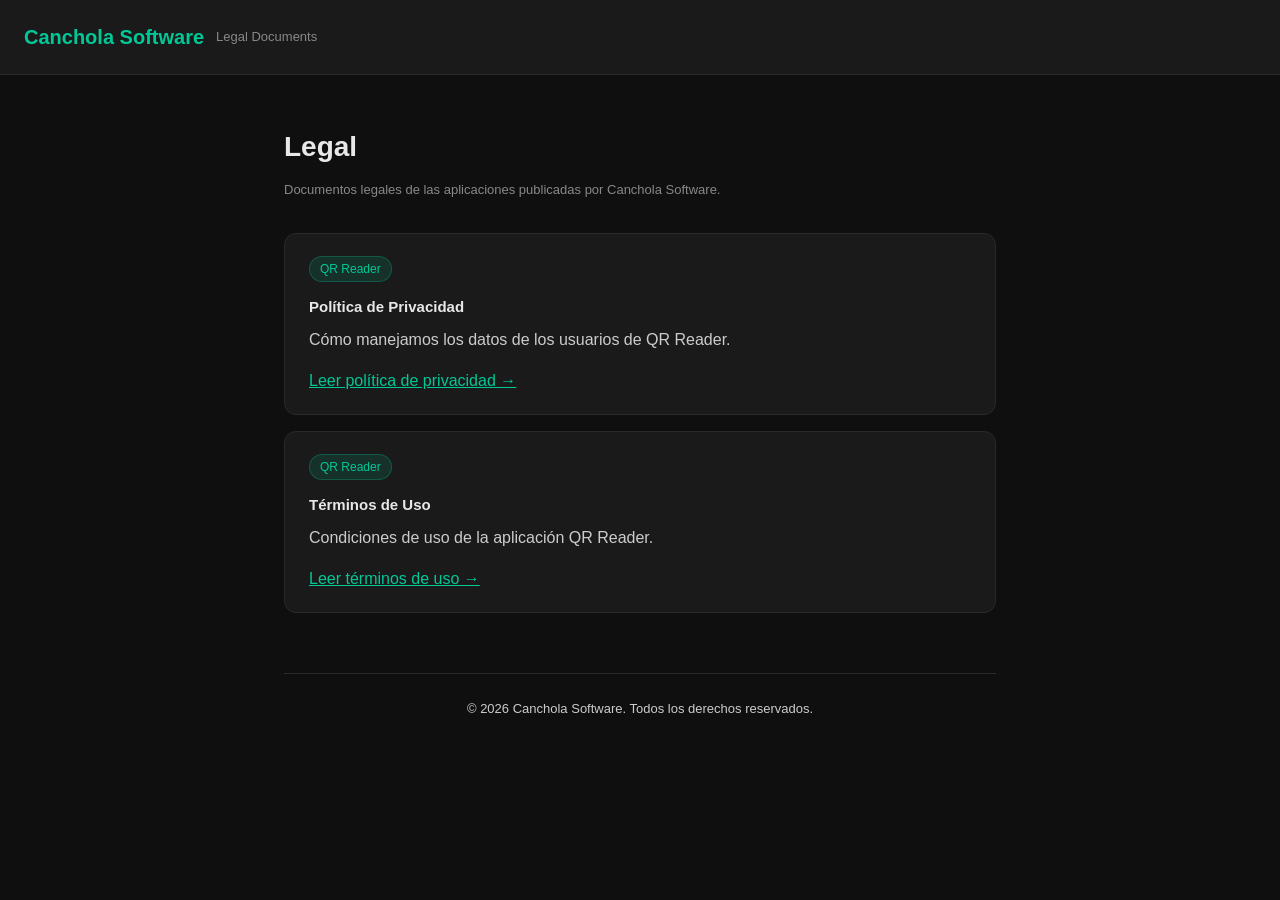
<file: index.html>
<!DOCTYPE html>
<html lang="es">
<head>
  <meta charset="UTF-8" />
  <meta name="viewport" content="width=device-width, initial-scale=1.0" />
  <title>Canchola Software — Legal</title>
  <link rel="stylesheet" href="style.css" />
</head>
<body>
  <header>
    <span class="logo">Canchola Software</span>
    <span class="tagline">Legal Documents</span>
  </header>

  <main>
    <h1>Legal</h1>
    <p class="meta">Documentos legales de las aplicaciones publicadas por Canchola Software.</p>

    <div class="card">
      <span class="badge">QR Reader</span>
      <h3>Política de Privacidad</h3>
      <p>Cómo manejamos los datos de los usuarios de QR Reader.</p>
      <a href="privacy.html">Leer política de privacidad →</a>
    </div>

    <div class="card">
      <span class="badge">QR Reader</span>
      <h3>Términos de Uso</h3>
      <p>Condiciones de uso de la aplicación QR Reader.</p>
      <a href="terms.html">Leer términos de uso →</a>
    </div>

    <footer>
      <p>© 2026 Canchola Software. Todos los derechos reservados.</p>
    </footer>
  </main>
</body>
</html>
</file>
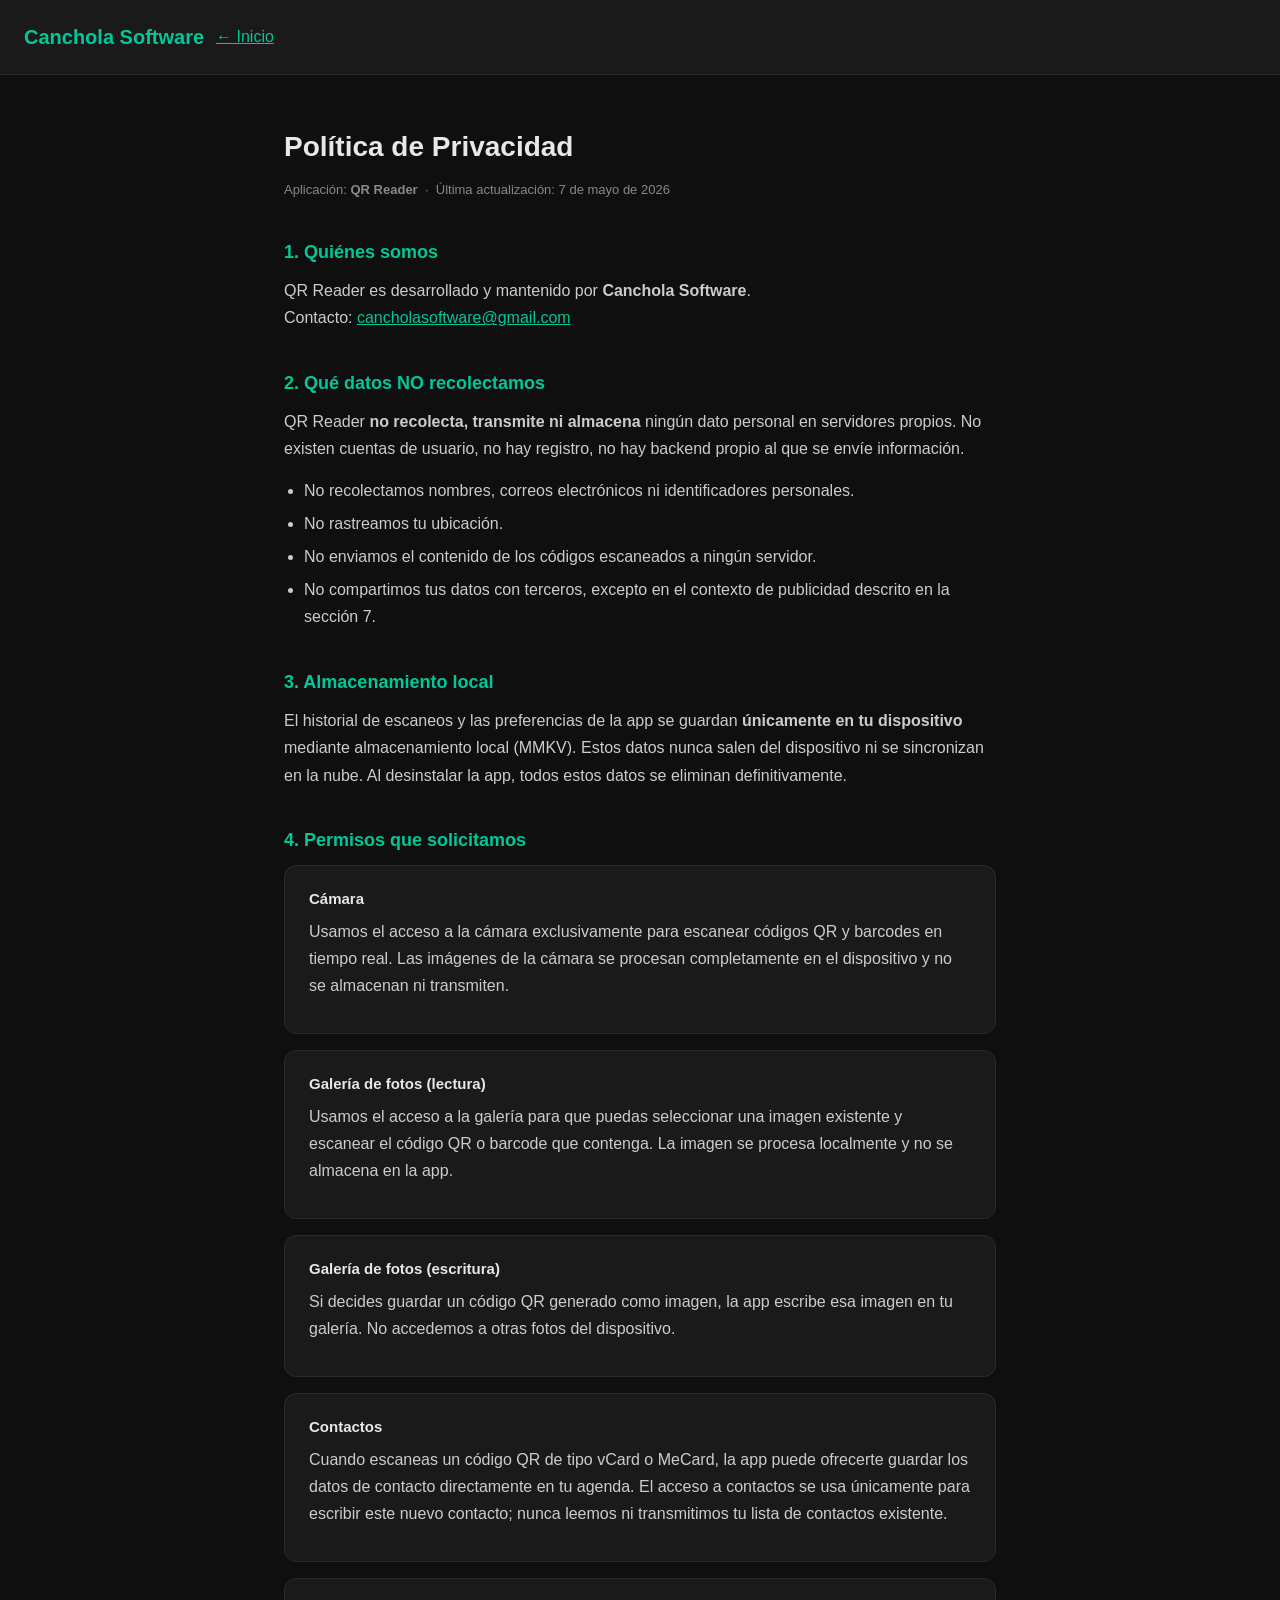
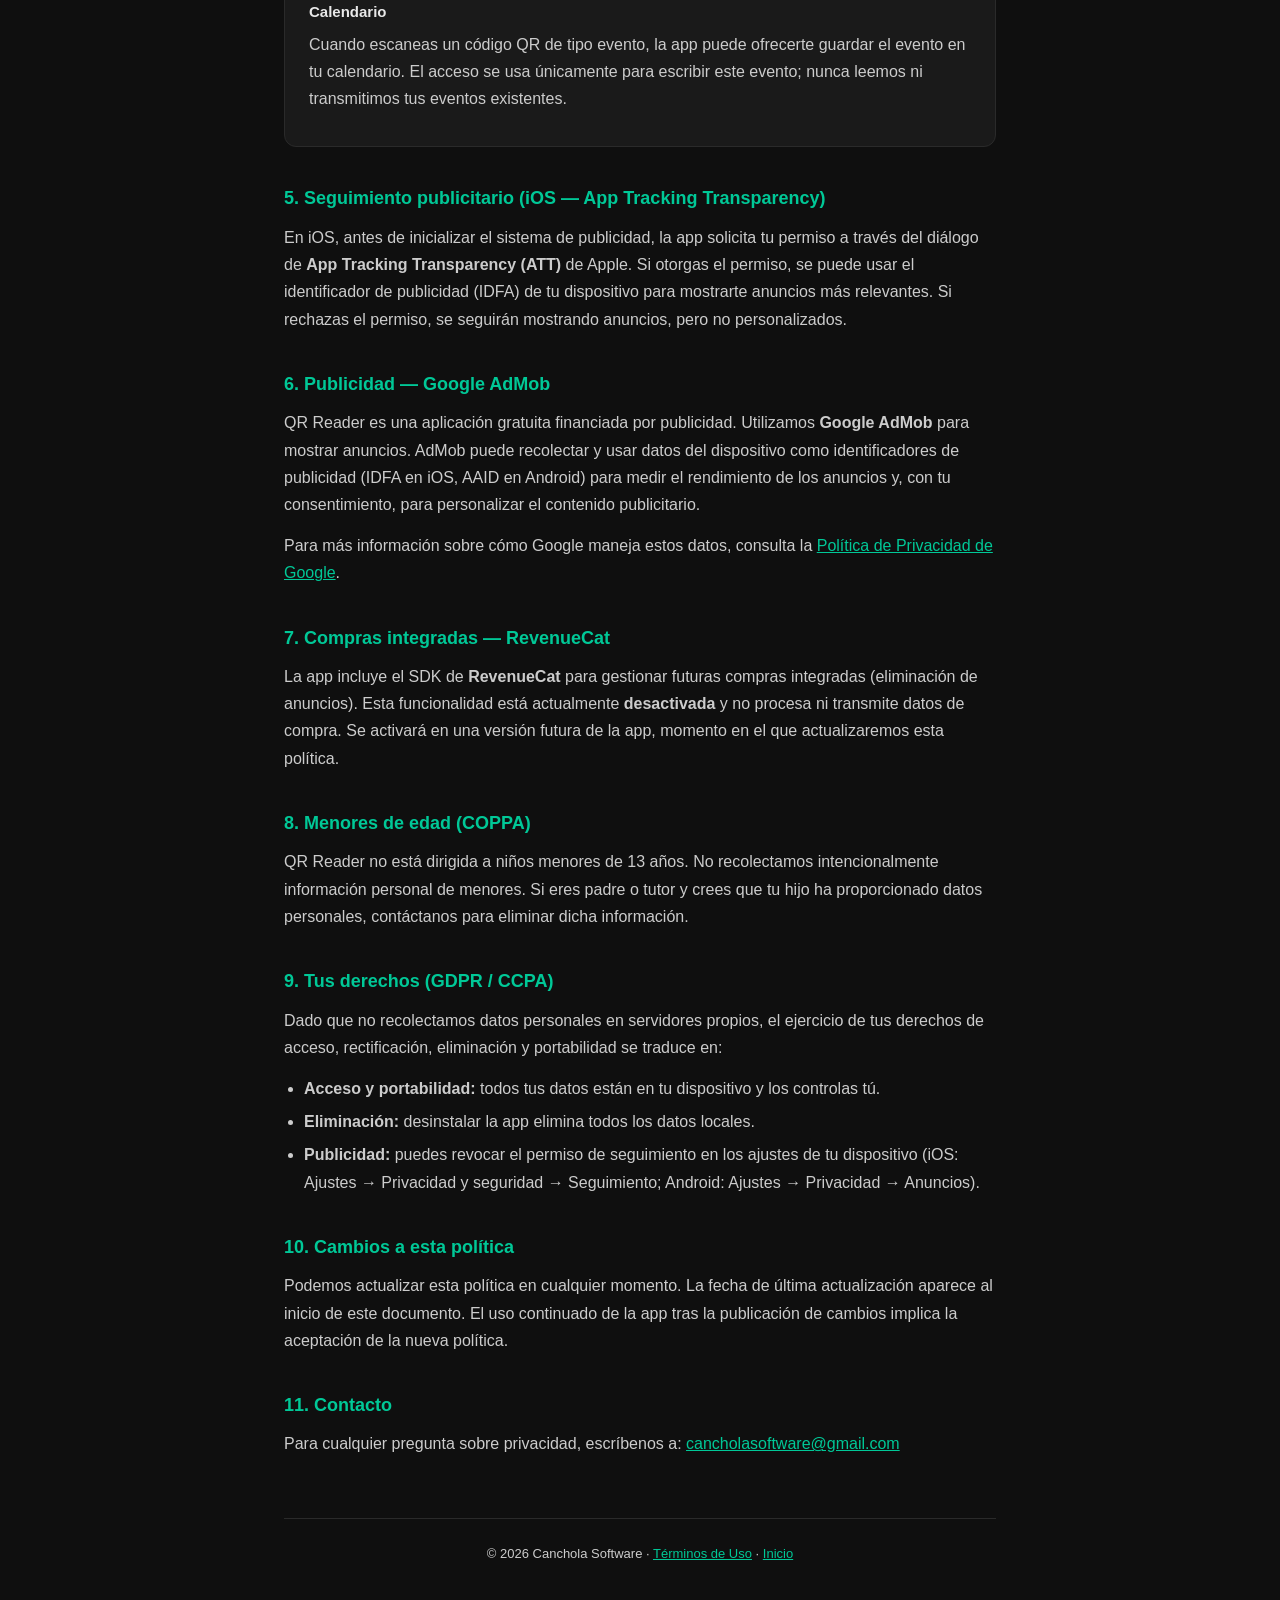
<file: privacy.html>
<!DOCTYPE html>
<html lang="es">
<head>
  <meta charset="UTF-8" />
  <meta name="viewport" content="width=device-width, initial-scale=1.0" />
  <title>Política de Privacidad — QR Reader</title>
  <link rel="stylesheet" href="style.css" />
</head>
<body>
  <header>
    <span class="logo">Canchola Software</span>
    <a href="index.html">← Inicio</a>
  </header>

  <main>
    <h1>Política de Privacidad</h1>
    <p class="meta">Aplicación: <strong>QR Reader</strong> &nbsp;·&nbsp; Última actualización: 7 de mayo de 2026</p>

    <h2>1. Quiénes somos</h2>
    <p>
      QR Reader es desarrollado y mantenido por <strong>Canchola Software</strong>.<br />
      Contacto: <a href="mailto:cancholasoftware@gmail.com">cancholasoftware@gmail.com</a>
    </p>

    <h2>2. Qué datos NO recolectamos</h2>
    <p>
      QR Reader <strong>no recolecta, transmite ni almacena</strong> ningún dato personal en servidores propios.
      No existen cuentas de usuario, no hay registro, no hay backend propio al que se envíe información.
    </p>
    <ul>
      <li>No recolectamos nombres, correos electrónicos ni identificadores personales.</li>
      <li>No rastreamos tu ubicación.</li>
      <li>No enviamos el contenido de los códigos escaneados a ningún servidor.</li>
      <li>No compartimos tus datos con terceros, excepto en el contexto de publicidad descrito en la sección 7.</li>
    </ul>

    <h2>3. Almacenamiento local</h2>
    <p>
      El historial de escaneos y las preferencias de la app se guardan <strong>únicamente en tu dispositivo</strong>
      mediante almacenamiento local (MMKV). Estos datos nunca salen del dispositivo ni se sincronizan en la nube.
      Al desinstalar la app, todos estos datos se eliminan definitivamente.
    </p>

    <h2>4. Permisos que solicitamos</h2>

    <div class="card">
      <h3>Cámara</h3>
      <p>
        Usamos el acceso a la cámara exclusivamente para escanear códigos QR y barcodes en tiempo real.
        Las imágenes de la cámara se procesan completamente en el dispositivo y no se almacenan ni transmiten.
      </p>
    </div>

    <div class="card">
      <h3>Galería de fotos (lectura)</h3>
      <p>
        Usamos el acceso a la galería para que puedas seleccionar una imagen existente y escanear el código
        QR o barcode que contenga. La imagen se procesa localmente y no se almacena en la app.
      </p>
    </div>

    <div class="card">
      <h3>Galería de fotos (escritura)</h3>
      <p>
        Si decides guardar un código QR generado como imagen, la app escribe esa imagen en tu galería.
        No accedemos a otras fotos del dispositivo.
      </p>
    </div>

    <div class="card">
      <h3>Contactos</h3>
      <p>
        Cuando escaneas un código QR de tipo vCard o MeCard, la app puede ofrecerte guardar los datos
        de contacto directamente en tu agenda. El acceso a contactos se usa únicamente para escribir
        este nuevo contacto; nunca leemos ni transmitimos tu lista de contactos existente.
      </p>
    </div>

    <div class="card">
      <h3>Calendario</h3>
      <p>
        Cuando escaneas un código QR de tipo evento, la app puede ofrecerte guardar el evento en tu
        calendario. El acceso se usa únicamente para escribir este evento; nunca leemos ni transmitimos
        tus eventos existentes.
      </p>
    </div>

    <h2>5. Seguimiento publicitario (iOS — App Tracking Transparency)</h2>
    <p>
      En iOS, antes de inicializar el sistema de publicidad, la app solicita tu permiso a través del
      diálogo de <strong>App Tracking Transparency (ATT)</strong> de Apple. Si otorgas el permiso,
      se puede usar el identificador de publicidad (IDFA) de tu dispositivo para mostrarte anuncios
      más relevantes. Si rechazas el permiso, se seguirán mostrando anuncios, pero no personalizados.
    </p>

    <h2>6. Publicidad — Google AdMob</h2>
    <p>
      QR Reader es una aplicación gratuita financiada por publicidad. Utilizamos
      <strong>Google AdMob</strong> para mostrar anuncios. AdMob puede recolectar y usar datos del
      dispositivo como identificadores de publicidad (IDFA en iOS, AAID en Android) para medir el
      rendimiento de los anuncios y, con tu consentimiento, para personalizar el contenido publicitario.
    </p>
    <p>
      Para más información sobre cómo Google maneja estos datos, consulta la
      <a href="https://policies.google.com/privacy" target="_blank" rel="noopener">Política de Privacidad de Google</a>.
    </p>

    <h2>7. Compras integradas — RevenueCat</h2>
    <p>
      La app incluye el SDK de <strong>RevenueCat</strong> para gestionar futuras compras integradas
      (eliminación de anuncios). Esta funcionalidad está actualmente <strong>desactivada</strong> y no
      procesa ni transmite datos de compra. Se activará en una versión futura de la app, momento en el
      que actualizaremos esta política.
    </p>

    <h2>8. Menores de edad (COPPA)</h2>
    <p>
      QR Reader no está dirigida a niños menores de 13 años. No recolectamos intencionalmente información
      personal de menores. Si eres padre o tutor y crees que tu hijo ha proporcionado datos personales,
      contáctanos para eliminar dicha información.
    </p>

    <h2>9. Tus derechos (GDPR / CCPA)</h2>
    <p>
      Dado que no recolectamos datos personales en servidores propios, el ejercicio de tus derechos
      de acceso, rectificación, eliminación y portabilidad se traduce en:
    </p>
    <ul>
      <li><strong>Acceso y portabilidad:</strong> todos tus datos están en tu dispositivo y los controlas tú.</li>
      <li><strong>Eliminación:</strong> desinstalar la app elimina todos los datos locales.</li>
      <li><strong>Publicidad:</strong> puedes revocar el permiso de seguimiento en los ajustes de tu dispositivo
        (iOS: Ajustes → Privacidad y seguridad → Seguimiento; Android: Ajustes → Privacidad → Anuncios).</li>
    </ul>

    <h2>10. Cambios a esta política</h2>
    <p>
      Podemos actualizar esta política en cualquier momento. La fecha de última actualización aparece
      al inicio de este documento. El uso continuado de la app tras la publicación de cambios implica
      la aceptación de la nueva política.
    </p>

    <h2>11. Contacto</h2>
    <p>
      Para cualquier pregunta sobre privacidad, escríbenos a:
      <a href="mailto:cancholasoftware@gmail.com">cancholasoftware@gmail.com</a>
    </p>

    <footer>
      <p>© 2026 Canchola Software · <a href="terms.html">Términos de Uso</a> · <a href="index.html">Inicio</a></p>
    </footer>
  </main>
</body>
</html>
</file>
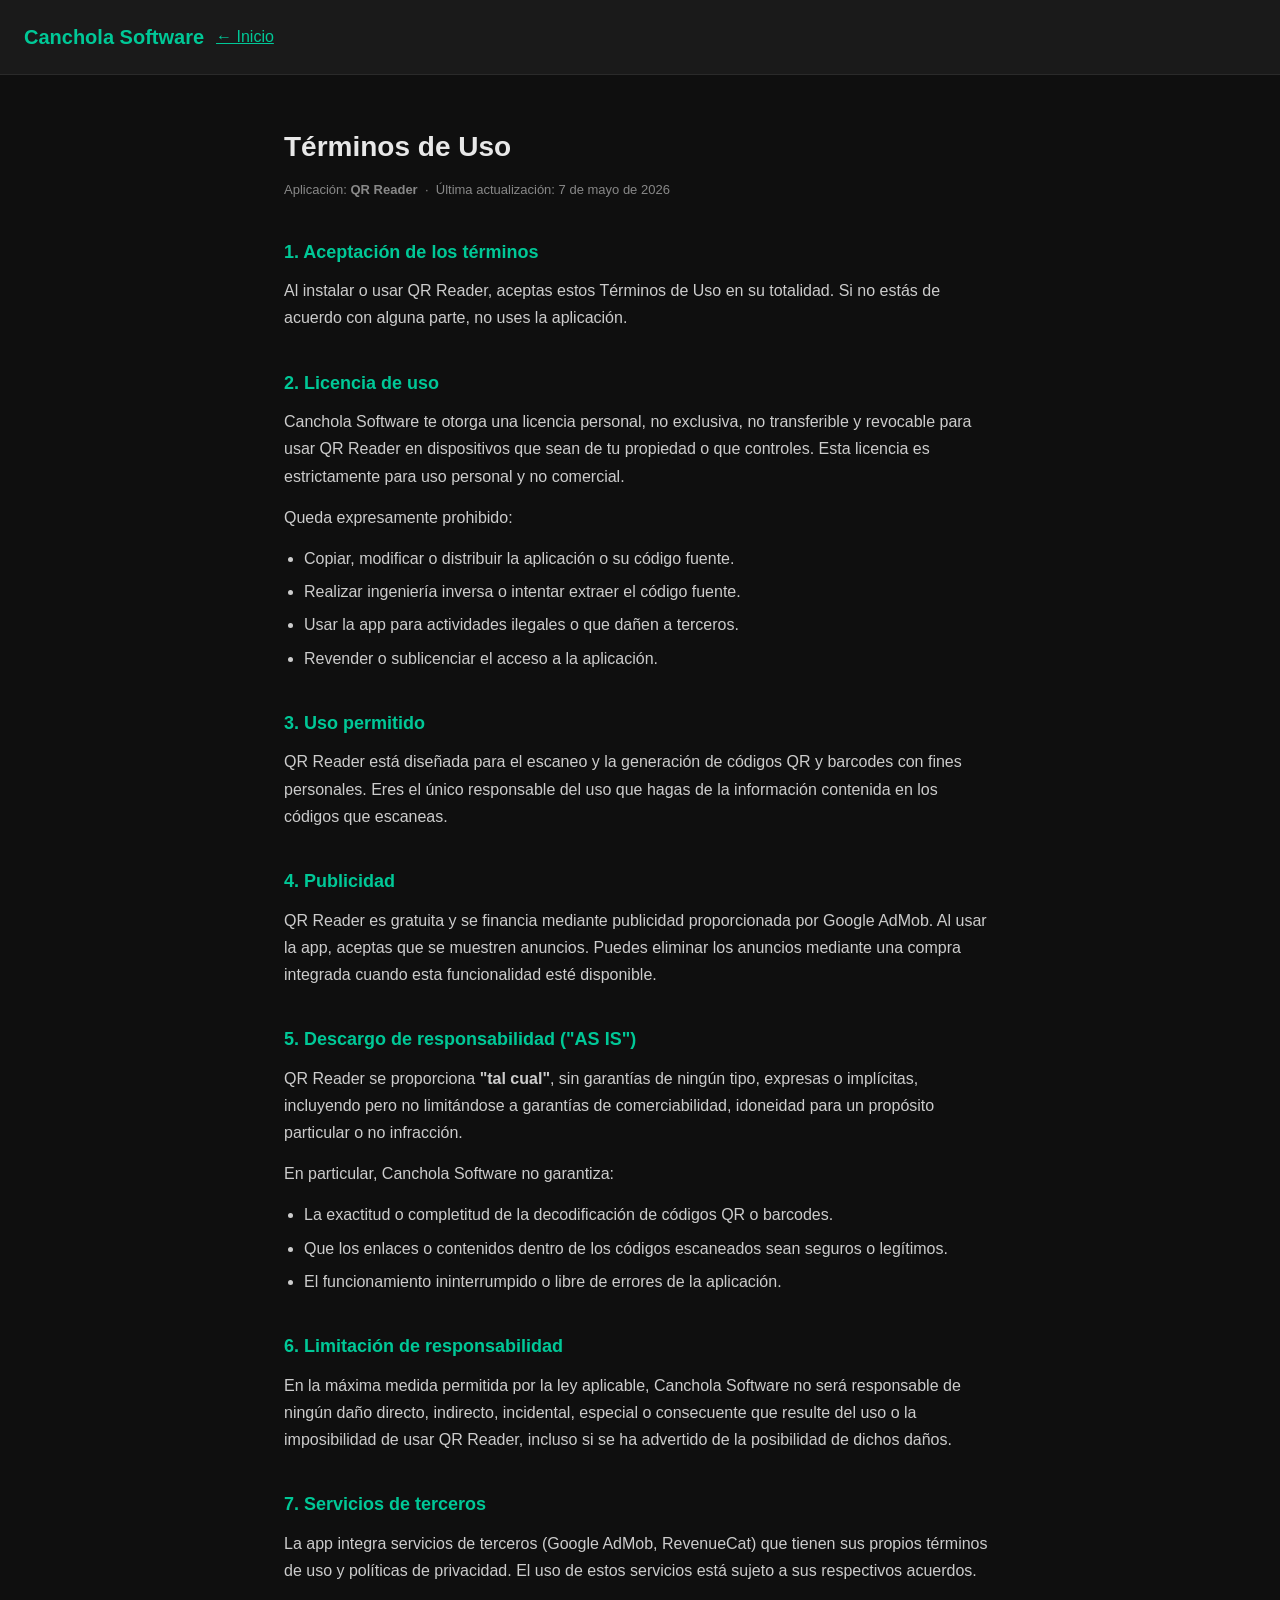
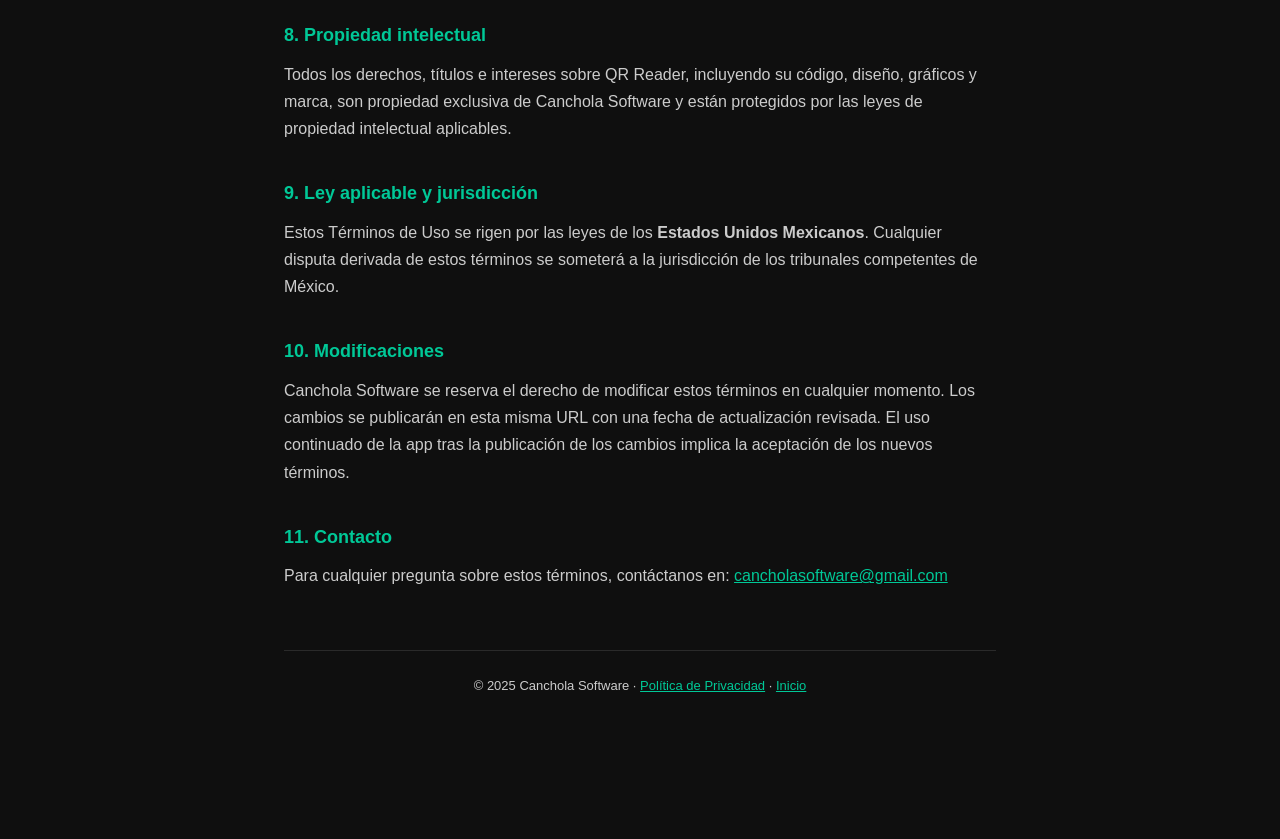
<file: terms.html>
<!DOCTYPE html>
<html lang="es">
<head>
  <meta charset="UTF-8" />
  <meta name="viewport" content="width=device-width, initial-scale=1.0" />
  <title>Términos de Uso — QR Reader</title>
  <link rel="stylesheet" href="style.css" />
</head>
<body>
  <header>
    <span class="logo">Canchola Software</span>
    <a href="index.html">← Inicio</a>
  </header>

  <main>
    <h1>Términos de Uso</h1>
    <p class="meta">Aplicación: <strong>QR Reader</strong> &nbsp;·&nbsp; Última actualización: 7 de mayo de 2026</p>

    <h2>1. Aceptación de los términos</h2>
    <p>
      Al instalar o usar QR Reader, aceptas estos Términos de Uso en su totalidad. Si no estás de acuerdo
      con alguna parte, no uses la aplicación.
    </p>

    <h2>2. Licencia de uso</h2>
    <p>
      Canchola Software te otorga una licencia personal, no exclusiva, no transferible y revocable para
      usar QR Reader en dispositivos que sean de tu propiedad o que controles. Esta licencia es estrictamente
      para uso personal y no comercial.
    </p>
    <p>Queda expresamente prohibido:</p>
    <ul>
      <li>Copiar, modificar o distribuir la aplicación o su código fuente.</li>
      <li>Realizar ingeniería inversa o intentar extraer el código fuente.</li>
      <li>Usar la app para actividades ilegales o que dañen a terceros.</li>
      <li>Revender o sublicenciar el acceso a la aplicación.</li>
    </ul>

    <h2>3. Uso permitido</h2>
    <p>
      QR Reader está diseñada para el escaneo y la generación de códigos QR y barcodes con fines personales.
      Eres el único responsable del uso que hagas de la información contenida en los códigos que escaneas.
    </p>

    <h2>4. Publicidad</h2>
    <p>
      QR Reader es gratuita y se financia mediante publicidad proporcionada por Google AdMob. Al usar la app,
      aceptas que se muestren anuncios. Puedes eliminar los anuncios mediante una compra integrada cuando
      esta funcionalidad esté disponible.
    </p>

    <h2>5. Descargo de responsabilidad ("AS IS")</h2>
    <p>
      QR Reader se proporciona <strong>"tal cual"</strong>, sin garantías de ningún tipo, expresas o implícitas,
      incluyendo pero no limitándose a garantías de comerciabilidad, idoneidad para un propósito particular
      o no infracción.
    </p>
    <p>En particular, Canchola Software no garantiza:</p>
    <ul>
      <li>La exactitud o completitud de la decodificación de códigos QR o barcodes.</li>
      <li>Que los enlaces o contenidos dentro de los códigos escaneados sean seguros o legítimos.</li>
      <li>El funcionamiento ininterrumpido o libre de errores de la aplicación.</li>
    </ul>

    <h2>6. Limitación de responsabilidad</h2>
    <p>
      En la máxima medida permitida por la ley aplicable, Canchola Software no será responsable de ningún
      daño directo, indirecto, incidental, especial o consecuente que resulte del uso o la imposibilidad
      de usar QR Reader, incluso si se ha advertido de la posibilidad de dichos daños.
    </p>

    <h2>7. Servicios de terceros</h2>
    <p>
      La app integra servicios de terceros (Google AdMob, RevenueCat) que tienen sus propios términos de
      uso y políticas de privacidad. El uso de estos servicios está sujeto a sus respectivos acuerdos.
    </p>

    <h2>8. Propiedad intelectual</h2>
    <p>
      Todos los derechos, títulos e intereses sobre QR Reader, incluyendo su código, diseño, gráficos y
      marca, son propiedad exclusiva de Canchola Software y están protegidos por las leyes de propiedad
      intelectual aplicables.
    </p>

    <h2>9. Ley aplicable y jurisdicción</h2>
    <p>
      Estos Términos de Uso se rigen por las leyes de los <strong>Estados Unidos Mexicanos</strong>.
      Cualquier disputa derivada de estos términos se someterá a la jurisdicción de los tribunales
      competentes de México.
    </p>

    <h2>10. Modificaciones</h2>
    <p>
      Canchola Software se reserva el derecho de modificar estos términos en cualquier momento. Los cambios
      se publicarán en esta misma URL con una fecha de actualización revisada. El uso continuado de la app
      tras la publicación de los cambios implica la aceptación de los nuevos términos.
    </p>

    <h2>11. Contacto</h2>
    <p>
      Para cualquier pregunta sobre estos términos, contáctanos en:
      <a href="mailto:cancholasoftware@gmail.com">cancholasoftware@gmail.com</a>
    </p>

    <footer>
      <p>© 2025 Canchola Software · <a href="privacy.html">Política de Privacidad</a> · <a href="index.html">Inicio</a></p>
    </footer>
  </main>
</body>
</html>
</file>
<file: style.css>
:root {
  --bg: #0f0f0f;
  --surface: #1a1a1a;
  --border: #2a2a2a;
  --text: #e8e8e8;
  --text-muted: #888;
  --accent: #00c897;
}

* { box-sizing: border-box; margin: 0; padding: 0; }

body {
  font-family: -apple-system, BlinkMacSystemFont, "Segoe UI", Roboto, sans-serif;
  background: var(--bg);
  color: var(--text);
  line-height: 1.7;
  font-size: 16px;
}

header {
  background: var(--surface);
  border-bottom: 1px solid var(--border);
  padding: 20px 24px;
  display: flex;
  align-items: center;
  gap: 12px;
}

header .logo { font-size: 20px; font-weight: 700; color: var(--accent); }
header .tagline { font-size: 13px; color: var(--text-muted); }

nav a {
  color: var(--accent);
  text-decoration: none;
  font-size: 14px;
  margin-left: auto;
  padding: 6px 14px;
  border: 1px solid var(--accent);
  border-radius: 6px;
}

main {
  max-width: 760px;
  margin: 48px auto;
  padding: 0 24px 80px;
}

h1 { font-size: 28px; font-weight: 700; margin-bottom: 8px; }
h2 { font-size: 18px; font-weight: 600; margin: 36px 0 10px; color: var(--accent); }
h3 { font-size: 15px; font-weight: 600; margin: 20px 0 6px; }

.meta { font-size: 13px; color: var(--text-muted); margin-bottom: 32px; }

p { margin-bottom: 14px; color: #ccc; }

ul { margin: 8px 0 14px 20px; }
li { margin-bottom: 6px; color: #ccc; }

a { color: var(--accent); }

.card {
  background: var(--surface);
  border: 1px solid var(--border);
  border-radius: 12px;
  padding: 20px 24px;
  margin-bottom: 16px;
}

.card h3 { margin-top: 0; }

.badge {
  display: inline-block;
  background: #00c89722;
  color: var(--accent);
  border: 1px solid #00c89744;
  border-radius: 20px;
  font-size: 12px;
  padding: 2px 10px;
  margin-bottom: 12px;
}

footer {
  text-align: center;
  font-size: 13px;
  color: var(--text-muted);
  margin-top: 60px;
  padding-top: 24px;
  border-top: 1px solid var(--border);
}

@media (max-width: 600px) {
  main { padding: 0 16px 60px; }
  h1 { font-size: 22px; }
}
</file>
